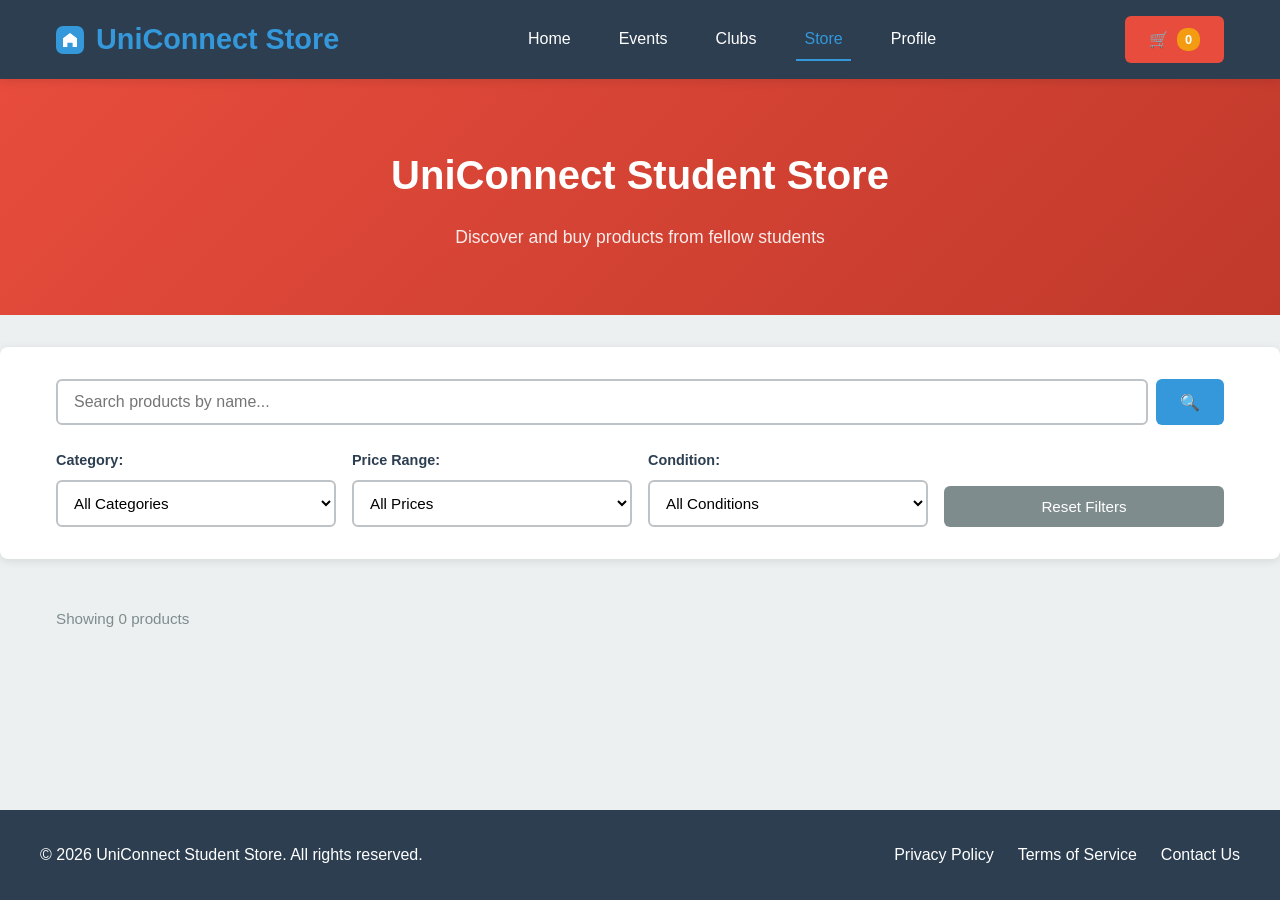
<file: UniConnect/Directorypage/directory.html>
<!DOCTYPE html>
<html lang="en">
<head>
    <meta charset="UTF-8">
    <meta name="viewport" content="width=device-width, initial-scale=1.0">
    <title>Student Store - UniConnect</title>
    <link rel="stylesheet" href="directory-styles.css">
</head>
<body>
    <!-- Header -->
    <header class="header">
        <div class="header-container">
            <div class="logo">
                <svg width="28" height="28" viewBox="0 0 32 32" fill="none" xmlns="http://www.w3.org/2000/svg">
                    <rect width="32" height="32" rx="8" fill="#3498db"/>
                    <path d="M16 8L8 14V24H13V19H19V24H24V14L16 8Z" fill="white"/>
                </svg>
                UniConnect Store
            </div>
            <nav class="nav-menu">
                <a href="../HOMEpage/index.php">Home</a>
                <a href="../Eventpage/events.html">Events</a>
                <a href="../Clubpage/clubs.html">Clubs</a>
                <a href="directory.html" class="active">Store</a>
                <a href="../Profilepage/index.html">Profile</a>
            </nav>
            <div class="cart-icon-wrapper">
                <button id="cartBtn" class="cart-btn">
                    🛒 <span id="cartCount" class="cart-count">0</span>
                </button>
            </div>
        </div>
    </header>

    <!-- Main Content -->
    <main class="main-content">
        <section class="store-hero">
            <div class="hero-content">
                <h1>UniConnect Student Store</h1>
                <p>Discover and buy products from fellow students</p>
            </div>
        </section>

        <!-- Search and Filter Section -->
        <section class="search-filter-section">
            <div class="container">
                <div class="search-bar">
                    <input 
                        type="text" 
                        id="searchInput" 
                        class="search-input" 
                        placeholder="Search products by name..."
                    >
                    <button class="search-btn">
                        <span>🔍</span>
                    </button>
                </div>

                <div class="filter-controls">
                    <div class="filter-group">
                        <label for="categoryFilter">Category:</label>
                        <select id="categoryFilter" class="filter-select">
                            <option value="all">All Categories</option>
                            <option value="books">Books & Notes</option>
                            <option value="electronics">Electronics</option>
                            <option value="clothing">Clothing</option>
                            <option value="accessories">Accessories</option>
                            <option value="food">Food & Snacks</option>
                            <option value="sports">Sports</option>
                        </select>
                    </div>

                    <div class="filter-group">
                        <label for="priceFilter">Price Range:</label>
                        <select id="priceFilter" class="filter-select">
                            <option value="all">All Prices</option>
                            <option value="0-500">Under Rs. 500</option>
                            <option value="500-1000">Rs. 500 - 1000</option>
                            <option value="1000-2000">Rs. 1000 - 2000</option>
                            <option value="2000+">Rs. 2000+</option>
                        </select>
                    </div>

                    <div class="filter-group">
                        <label for="conditionFilter">Condition:</label>
                        <select id="conditionFilter" class="filter-select">
                            <option value="all">All Conditions</option>
                            <option value="new">New</option>
                            <option value="like-new">Like New</option>
                            <option value="used">Used</option>
                        </select>
                    </div>

                    <button id="resetFilter" class="reset-btn">Reset Filters</button>
                </div>
            </div>
        </section>

        <!-- Results Count -->
        <section class="results-section">
            <div class="container">
                <p class="results-count">Showing <span id="resultsCount">0</span> products</p>
            </div>
        </section>

        <!-- Product Cards -->
        <section class="store-section">
            <div class="container">
                <div id="directoryGrid" class="directory-grid">
                    <!-- Products will be populated by JavaScript -->
                </div>
            </div>
        </section>

        <!-- No Results Message -->
        <section id="noResults" class="no-results" style="display: none;">
            <div class="container">
                <div class="no-results-content">
                    <h2>No products found</h2>
                    <p>Try adjusting your search or filters</p>
                </div>
            </div>
        </section>
    </main>

    <!-- Shopping Cart Modal -->
    <div id="cartModal" class="modal">
        <div class="modal-content">
            <div class="modal-header">
                <h2>Shopping Cart</h2>
                <button class="close-btn" onclick="closeCart()">&times;</button>
            </div>
            <div class="modal-body">
                <div id="cartItems" class="cart-items">
                    <!-- Cart items will be populated here -->
                </div>
                <div id="emptyCart" class="empty-cart" style="display: none;">
                    <p>Your cart is empty</p>
                </div>
            </div>
            <div class="modal-footer">
                <div class="cart-total">
                    <span>Total:</span>
                    <span id="cartTotal">Rs. 0</span>
                </div>
                <button class="checkout-btn" onclick="checkout()">Proceed to Checkout</button>
                <button class="close-modal-btn" onclick="closeCart()">Continue Shopping</button>
            </div>
        </div>
    </div>

    <!-- Footer -->
    <footer class="footer">
        <div class="footer-container">
            <p>&copy; 2026 UniConnect Student Store. All rights reserved.</p>
            <div class="footer-links">
                <a href="#">Privacy Policy</a>
                <a href="#">Terms of Service</a>
                <a href="#">Contact Us</a>
            </div>
        </div>
    </footer>

    <script src="directory-script.js"></script>
</body>
</html>
</file>
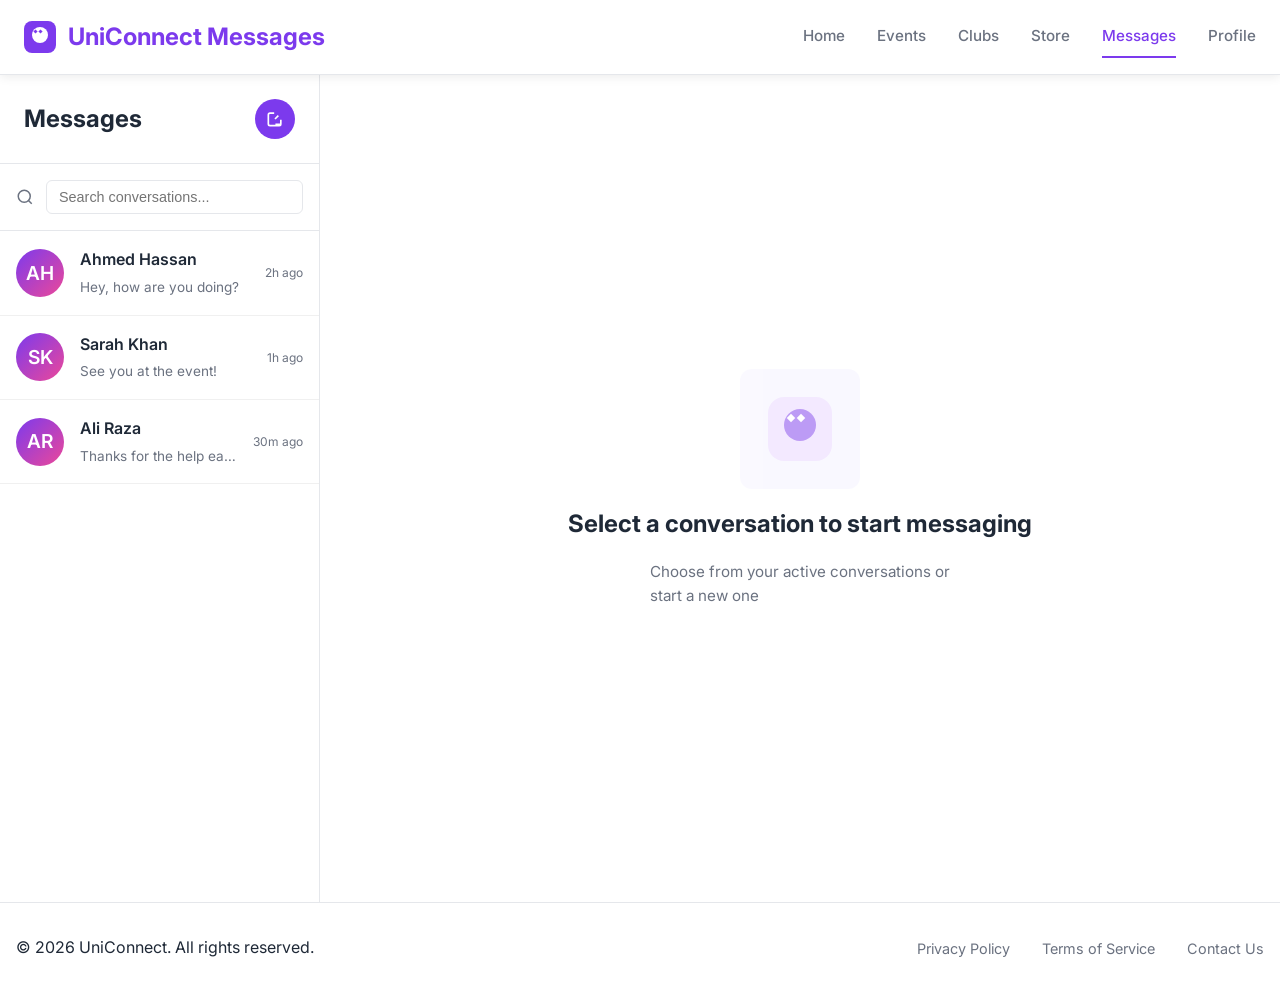
<file: UniConnect/Messagespage/messages.html>
<!DOCTYPE html>
<html lang="en">
<head>
    <meta charset="UTF-8">
    <meta name="viewport" content="width=device-width, initial-scale=1.0">
    <title>Messages - UniConnect</title>
    <link rel="stylesheet" href="messages-styles.css">
    <link rel="preconnect" href="https://fonts.googleapis.com">
    <link rel="preconnect" href="https://fonts.gstatic.com" crossorigin>
    <link href="https://fonts.googleapis.com/css2?family=Inter:wght@300;400;500;600;700&display=swap" rel="stylesheet">
</head>
<body>
    <!-- Header -->
    <header class="header">
        <div class="header-container">
            <div class="logo">
                <svg width="32" height="32" viewBox="0 0 32 32" fill="none" xmlns="http://www.w3.org/2000/svg">
                    <rect width="32" height="32" rx="8" fill="#7c3aed"/>
                    <circle cx="16" cy="14" r="8" fill="white"/>
                    <rect x="10" y="9" width="3" height="3" fill="#7c3aed" transform="rotate(45 11.5 10.5)"/>
                    <rect x="15" y="9" width="3" height="3" fill="#7c3aed" transform="rotate(45 16.5 10.5)"/>
                </svg>
                UniConnect Messages
            </div>
            <nav class="nav-menu">
                <a href="../HOMEpage/index.php">Home</a>
                <a href="../Eventpage/events.html">Events</a>
                <a href="../Clubpage/clubs.html">Clubs</a>
                <a href="../Directorypage/directory.html">Store</a>
                <a href="messages.html" class="active">Messages</a>
                <a href="../Profilepage/index.html">Profile</a>
            </nav>
        </div>
    </header>

    <!-- Main Container -->
    <div class="main-container">
        <!-- Conversations List -->
        <aside class="conversations-panel">
            <div class="panel-header">
                <h2>Messages</h2>
                <button class="new-message-btn" id="newMessageBtn">
                    <svg width="20" height="20" viewBox="0 0 24 24" fill="none" stroke="currentColor" stroke-width="2">
                        <path d="M11 5H6a2 2 0 0 0-2 2v11a2 2 0 0 0 2 2h11a2 2 0 0 0 2-2v-5m-1.5-9.5h0m-5 15h6"></path>
                        <polyline points="12 12 16 8"></polyline>
                    </svg>
                </button>
            </div>

            <div class="search-box">
                <svg width="18" height="18" viewBox="0 0 24 24" fill="none" stroke="currentColor" stroke-width="2">
                    <circle cx="11" cy="11" r="8"></circle>
                    <path d="m21 21-4.35-4.35"></path>
                </svg>
                <input type="text" id="searchInput" placeholder="Search conversations...">
            </div>

            <div class="conversations-list" id="conversationsList">
                <!-- Conversations will be populated by JavaScript -->
            </div>
        </aside>

        <!-- Messages Panel -->
        <div class="messages-panel">
            <!-- Empty State -->
            <div class="empty-state" id="emptyState">
                <div class="empty-state-icon">
                    <svg width="64" height="64" viewBox="0 0 32 32" fill="none" xmlns="http://www.w3.org/2000/svg">
                        <rect width="32" height="32" rx="8" fill="#e9d5ff"/>
                        <circle cx="16" cy="14" r="8" fill="#7c3aed"/>
                        <rect x="10" y="9" width="3" height="3" fill="white" transform="rotate(45 11.5 10.5)"/>
                        <rect x="15" y="9" width="3" height="3" fill="white" transform="rotate(45 16.5 10.5)"/>
                    </svg>
                </div>
                <h2>Select a conversation to start messaging</h2>
                <p>Choose from your active conversations or start a new one</p>
            </div>

            <!-- Chat Section -->
            <div class="chat-section" id="chatSection" style="display: none;">
                <!-- Chat Header -->
                <div class="chat-header" id="chatHeader">
                    <!-- Will be populated by JavaScript -->
                </div>

                <!-- Messages Container -->
                <div class="messages-container" id="messagesContainer">
                    <!-- Messages will be populated by JavaScript -->
                </div>

                <!-- Message Input -->
                <div class="message-input-area">
                    <input 
                        type="text" 
                        id="messageInput" 
                        class="message-input" 
                        placeholder="Type a message..."
                    >
                    <button class="send-btn" id="sendBtn">
                        <svg width="20" height="20" viewBox="0 0 24 24" fill="none" stroke="currentColor" stroke-width="2">
                            <line x1="22" y1="2" x2="11" y2="13"></line>
                            <polygon points="22 2 15 22 11 13 2 9 22 2"></polygon>
                        </svg>
                    </button>
                </div>
            </div>
        </div>
    </div>

    <!-- New Message Modal -->
    <div class="modal" id="newMessageModal">
        <div class="modal-content">
            <div class="modal-header">
                <h2>New Message</h2>
                <button class="modal-close" id="closeModalBtn">&times;</button>
            </div>
            <div class="modal-body">
                <input 
                    type="text" 
                    id="recipientInput" 
                    class="modal-input" 
                    placeholder="Search for a person..."
                >
                <div class="user-list" id="userList">
                    <!-- Users will be populated by JavaScript -->
                </div>
            </div>
        </div>
    </div>

    <!-- Footer -->
    <footer class="footer">
        <div class="footer-container">
            <p>&copy; 2026 UniConnect. All rights reserved.</p>
            <div class="footer-links">
                <a href="#">Privacy Policy</a>
                <a href="#">Terms of Service</a>
                <a href="#">Contact Us</a>
            </div>
        </div>
    </footer>

    <script src="messages-script.js"></script>
</body>
</html>
</file>
<file: UniConnect/Directorypage/directory-styles.css>
/* ===========================
   Universal Styles
   =========================== */
* {
    margin: 0;
    padding: 0;
    box-sizing: border-box;
}

html {
    height: 100%;
}

:root {
    --primary-color: #2c3e50;
    --secondary-color: #3498db;
    --accent-color: #e74c3c;
    --success-color: #27ae60;
    --light-bg: #ecf0f1;
    --white: #ffffff;
    --dark-text: #2c3e50;
    --gray-text: #7f8c8d;
    --border-color: #bdc3c7;
    --shadow: 0 2px 10px rgba(0, 0, 0, 0.1);
    --shadow-lg: 0 4px 20px rgba(0, 0, 0, 0.15);
    --warning-color: #f39c12;
}

body {
    font-family: 'Segoe UI', Tahoma, Geneva, Verdana, sans-serif;
    line-height: 1.6;
    color: var(--dark-text);
    background-color: var(--light-bg);
    display: flex;
    flex-direction: column;
    min-height: 100%;
}

a {
    text-decoration: none;
    color: inherit;
}

/* ===========================
   Header Styles
   =========================== */
.header {
    background-color: var(--primary-color);
    color: var(--white);
    padding: 1rem 0;
    position: sticky;
    top: 0;
    z-index: 1000;
    box-shadow: var(--shadow);
}

.header-container {
    max-width: 1200px;
    margin: 0 auto;
    padding: 0 1rem;
    display: flex;
    justify-content: space-between;
    align-items: center;
}

.logo {
    font-size: 1.8rem;
    font-weight: bold;
    color: var(--secondary-color);
    display: flex;
    align-items: center;
    gap: 0.75rem;
}

.logo svg {
    display: block;
    flex-shrink: 0;
}

.nav-menu {
    display: flex;
    gap: 2rem;
}

.nav-menu a {
    color: var(--white);
    transition: color 0.3s ease;
    padding: 0.5rem 0.5rem;
    border-bottom: 2px solid transparent;
}

.nav-menu a:hover,
.nav-menu a.active {
    color: var(--secondary-color);
    border-bottom-color: var(--secondary-color);
}

/* Cart Button */
.cart-icon-wrapper {
    position: relative;
}

.cart-btn {
    background-color: var(--accent-color);
    color: var(--white);
    border: none;
    padding: 0.75rem 1.5rem;
    border-radius: 6px;
    cursor: pointer;
    font-size: 1rem;
    transition: background-color 0.3s ease;
    display: flex;
    align-items: center;
    gap: 0.5rem;
    position: relative;
}

.cart-btn:hover {
    background-color: #c0392b;
}

.cart-count {
    background-color: var(--warning-color);
    color: var(--white);
    padding: 0.25rem 0.5rem;
    border-radius: 10px;
    font-size: 0.8rem;
    font-weight: bold;
    min-width: 20px;
    text-align: center;
}

/* ===========================
   Container
   =========================== */
.container {
    max-width: 1200px;
    margin: 0 auto;
    padding: 0 1rem;
}

/* ===========================
   Main Content (Sticky Footer)
   =========================== */
.main-content {
    flex: 1;
}

/* ===========================
   Hero Section
   =========================== */
.store-hero {
    background: linear-gradient(135deg, #e74c3c 0%, #c0392b 100%);
    color: var(--white);
    padding: 4rem 1rem;
    text-align: center;
    margin-bottom: 2rem;
}

.hero-content h1 {
    font-size: 2.5rem;
    margin-bottom: 1rem;
}

.hero-content p {
    font-size: 1.1rem;
    opacity: 0.9;
}

/* ===========================
   Search and Filter Section
   =========================== */
.search-filter-section {
    background-color: var(--white);
    padding: 2rem 1rem;
    margin-bottom: 2rem;
    border-radius: 8px;
    box-shadow: var(--shadow);
}

.search-bar {
    display: flex;
    gap: 0.5rem;
    margin-bottom: 1.5rem;
    max-width: 100%;
}

.search-input {
    flex: 1;
    padding: 0.75rem 1rem;
    border: 2px solid var(--border-color);
    border-radius: 6px;
    font-size: 1rem;
    transition: border-color 0.3s ease;
}

.search-input:focus {
    outline: none;
    border-color: var(--secondary-color);
    box-shadow: 0 0 0 2px rgba(52, 152, 219, 0.1);
}

.search-btn {
    padding: 0.75rem 1.5rem;
    background-color: var(--secondary-color);
    color: var(--white);
    border: none;
    border-radius: 6px;
    cursor: pointer;
    font-size: 1rem;
    transition: background-color 0.3s ease;
}

.search-btn:hover {
    background-color: #2980b9;
}

/* Filter Controls */
.filter-controls {
    display: grid;
    grid-template-columns: repeat(auto-fit, minmax(200px, 1fr));
    gap: 1rem;
    align-items: end;
}

.filter-group {
    display: flex;
    flex-direction: column;
    gap: 0.5rem;
}

.filter-group label {
    font-weight: 600;
    font-size: 0.9rem;
    color: var(--dark-text);
}

.filter-select {
    padding: 0.75rem;
    border: 2px solid var(--border-color);
    border-radius: 6px;
    font-size: 0.95rem;
    cursor: pointer;
    background-color: var(--white);
    transition: border-color 0.3s ease;
}

.filter-select:focus {
    outline: none;
    border-color: var(--secondary-color);
}

.reset-btn {
    padding: 0.75rem 1.5rem;
    background-color: var(--gray-text);
    color: var(--white);
    border: none;
    border-radius: 6px;
    cursor: pointer;
    font-size: 0.95rem;
    transition: background-color 0.3s ease;
}

.reset-btn:hover {
    background-color: #5d6d7b;
}

/* ===========================
   Results Count
   =========================== */
.results-section {
    padding: 1rem 1rem;
}

.results-count {
    color: var(--gray-text);
    font-size: 0.95rem;
}

/* ===========================
   Store Grid
   =========================== */
.store-section {
    margin-bottom: 3rem;
}

.directory-grid {
    display: grid;
    grid-template-columns: repeat(auto-fill, minmax(250px, 1fr));
    gap: 2rem;
    margin-bottom: 2rem;
}

/* ===========================
   Product Card
   =========================== */
.directory-card {
    background-color: var(--white);
    border-radius: 8px;
    overflow: hidden;
    box-shadow: var(--shadow);
    transition: all 0.3s ease;
    display: flex;
    flex-direction: column;
}

.directory-card:hover {
    transform: translateY(-8px);
    box-shadow: var(--shadow-lg);
}

.card-header {
    background: linear-gradient(135deg, #34495e 0%, #3498db 100%);
    color: var(--white);
    padding: 2rem 1rem;
    text-align: center;
    min-height: 180px;
    display: flex;
    flex-direction: column;
    justify-content: center;
    align-items: center;
    position: relative;
}

.product-image {
    width: 100%;
    height: 180px;
    object-fit: cover;
    background-color: var(--light-bg);
}

.price-badge {
    position: absolute;
    top: 1rem;
    right: 1rem;
    background-color: var(--accent-color);
    color: var(--white);
    padding: 0.5rem 1rem;
    border-radius: 4px;
    font-weight: bold;
    font-size: 1.1rem;
}

.condition-badge {
    position: absolute;
    bottom: 1rem;
    left: 1rem;
    background-color: var(--success-color);
    color: var(--white);
    padding: 0.25rem 0.75rem;
    border-radius: 4px;
    font-size: 0.8rem;
    font-weight: 600;
}

.condition-badge.like-new {
    background-color: var(--secondary-color);
}

.condition-badge.used {
    background-color: var(--warning-color);
}

.card-avatar {
    width: 60px;
    height: 60px;
    border-radius: 50%;
    background-color: rgba(255, 255, 255, 0.3);
    display: flex;
    align-items: center;
    justify-content: center;
    font-size: 1.8rem;
    margin-bottom: 0.5rem;
}

.card-title {
    font-size: 1.1rem;
    font-weight: 600;
    margin-bottom: 0.25rem;
}

.card-subtitle {
    font-size: 0.85rem;
    opacity: 0.9;
}

.card-body {
    padding: 1.5rem;
    flex-grow: 1;
    display: flex;
    flex-direction: column;
}

.card-info {
    margin-bottom: 0.8rem;
}

.info-label {
    font-size: 0.8rem;
    color: var(--gray-text);
    text-transform: uppercase;
    letter-spacing: 0.5px;
    margin-bottom: 0.25rem;
}

.info-value {
    font-size: 0.95rem;
    color: var(--dark-text);
    font-weight: 500;
}

.seller-info {
    padding: 0.8rem;
    background-color: var(--light-bg);
    border-radius: 4px;
    margin-bottom: 1rem;
    font-size: 0.9rem;
}

.seller-info strong {
    color: var(--secondary-color);
}

.card-description {
    font-size: 0.9rem;
    color: var(--gray-text);
    margin-bottom: 1rem;
    line-height: 1.4;
    flex-grow: 1;
}

.card-tags {
    display: flex;
    flex-wrap: wrap;
    gap: 0.5rem;
    margin-bottom: 1rem;
}

.tag {
    background-color: #ecf0f1;
    color: var(--primary-color);
    padding: 0.25rem 0.75rem;
    border-radius: 20px;
    font-size: 0.8rem;
    font-weight: 500;
}

.card-footer {
    display: flex;
    gap: 0.5rem;
    padding-top: 1rem;
    border-top: 1px solid var(--light-bg);
}

.btn-small {
    flex: 1;
    padding: 0.65rem;
    border: none;
    border-radius: 4px;
    cursor: pointer;
    font-size: 0.85rem;
    font-weight: 600;
    transition: all 0.3s ease;
    text-align: center;
}

.btn-primary {
    background-color: var(--accent-color);
    color: var(--white);
}

.btn-primary:hover {
    background-color: #c0392b;
}

.btn-secondary {
    background-color: transparent;
    color: var(--secondary-color);
    border: 1px solid var(--secondary-color);
}

.btn-secondary:hover {
    background-color: var(--secondary-color);
    color: var(--white);
}

/* ===========================
   No Results
   =========================== */
.no-results {
    padding: 4rem 1rem;
    text-align: center;
}

.no-results-content h2 {
    font-size: 1.8rem;
    color: var(--gray-text);
    margin-bottom: 0.5rem;
}

.no-results-content p {
    color: var(--gray-text);
    font-size: 1rem;
}

/* ===========================
   Shopping Cart Modal
   =========================== */
.modal {
    display: none;
    position: fixed;
    z-index: 2000;
    left: 0;
    top: 0;
    width: 100%;
    height: 100%;
    background-color: rgba(0, 0, 0, 0.5);
    animation: fadeIn 0.3s ease;
}

@keyframes fadeIn {
    from {
        opacity: 0;
    }
    to {
        opacity: 1;
    }
}

.modal.show {
    display: flex;
    align-items: center;
    justify-content: center;
}

.modal-content {
    background-color: var(--white);
    border-radius: 8px;
    width: 90%;
    max-width: 600px;
    max-height: 80vh;
    display: flex;
    flex-direction: column;
    overflow: hidden;
    animation: slideUp 0.3s ease;
}

@keyframes slideUp {
    from {
        transform: translateY(50px);
        opacity: 0;
    }
    to {
        transform: translateY(0);
        opacity: 1;
    }
}

.modal-header {
    background-color: var(--accent-color);
    color: var(--white);
    padding: 1.5rem;
    display: flex;
    justify-content: space-between;
    align-items: center;
}

.modal-header h2 {
    font-size: 1.5rem;
}

.close-btn {
    background: none;
    border: none;
    color: var(--white);
    font-size: 2rem;
    cursor: pointer;
    padding: 0;
    width: 40px;
    height: 40px;
    display: flex;
    align-items: center;
    justify-content: center;
}

.close-btn:hover {
    opacity: 0.8;
}

.modal-body {
    padding: 1.5rem;
    overflow-y: auto;
    flex-grow: 1;
}

.cart-items {
    display: flex;
    flex-direction: column;
    gap: 1rem;
}

.cart-item {
    display: flex;
    justify-content: space-between;
    align-items: center;
    padding: 1rem;
    background-color: var(--light-bg);
    border-radius: 6px;
    border-left: 4px solid var(--accent-color);
}

.cart-item-info {
    flex-grow: 1;
}

.cart-item-title {
    font-weight: 600;
    color: var(--dark-text);
    margin-bottom: 0.25rem;
}

.cart-item-price {
    color: var(--accent-color);
    font-weight: bold;
}

.cart-item-quantity {
    display: flex;
    align-items: center;
    gap: 0.5rem;
    margin: 0 1rem;
}

.quantity-btn {
    background-color: var(--secondary-color);
    color: var(--white);
    border: none;
    width: 25px;
    height: 25px;
    border-radius: 3px;
    cursor: pointer;
    font-weight: bold;
}

.quantity-btn:hover {
    background-color: #2980b9;
}

.remove-item-btn {
    background-color: var(--accent-color);
    color: var(--white);
    border: none;
    padding: 0.5rem 1rem;
    border-radius: 4px;
    cursor: pointer;
    font-size: 0.85rem;
}

.remove-item-btn:hover {
    background-color: #c0392b;
}

.empty-cart {
    text-align: center;
    padding: 3rem 1rem;
    color: var(--gray-text);
}

.modal-footer {
    background-color: var(--light-bg);
    padding: 1.5rem;
    border-top: 1px solid var(--border-color);
}

.cart-total {
    display: flex;
    justify-content: space-between;
    font-size: 1.2rem;
    font-weight: bold;
    margin-bottom: 1rem;
    color: var(--dark-text);
}

.cart-total span:last-child {
    color: var(--accent-color);
}

.checkout-btn {
    width: 100%;
    padding: 1rem;
    background-color: var(--success-color);
    color: var(--white);
    border: none;
    border-radius: 6px;
    cursor: pointer;
    font-size: 1rem;
    font-weight: bold;
    transition: background-color 0.3s ease;
    margin-bottom: 0.5rem;
}

.checkout-btn:hover {
    background-color: #229954;
}

.close-modal-btn {
    width: 100%;
    padding: 0.75rem;
    background-color: var(--gray-text);
    color: var(--white);
    border: none;
    border-radius: 6px;
    cursor: pointer;
    font-size: 0.95rem;
    transition: background-color 0.3s ease;
}

.close-modal-btn:hover {
    background-color: #5d6d7b;
}

/* ===========================
   Footer
   =========================== */
.footer {
    background-color: var(--primary-color);
    color: var(--white);
    padding: 2rem 1rem;
    margin-top: auto;
    width: 100%;
}

.footer-container {
    max-width: 1200px;
    margin: 0 auto;
    display: flex;
    justify-content: space-between;
    align-items: center;
    flex-wrap: wrap;
    gap: 1rem;
}

.footer-links {
    display: flex;
    gap: 1.5rem;
}

.footer-links a {
    color: var(--white);
    transition: color 0.3s ease;
}

.footer-links a:hover {
    color: var(--secondary-color);
}

/* ===========================
   Responsive Design
   =========================== */
@media (max-width: 768px) {
    .header-container {
        flex-direction: column;
        gap: 1rem;
    }

    .nav-menu {
        gap: 1rem;
        flex-wrap: wrap;
        justify-content: center;
    }

    .hero-content h1 {
        font-size: 2rem;
    }

    .filter-controls {
        grid-template-columns: 1fr;
    }

    .search-bar {
        flex-direction: column;
    }

    .directory-grid {
        grid-template-columns: repeat(auto-fill, minmax(200px, 1fr));
        gap: 1rem;
    }

    .footer-container {
        justify-content: center;
        text-align: center;
    }

    .modal-content {
        width: 95%;
        max-height: 90vh;
    }
}

@media (max-width: 480px) {
    .nav-menu {
        gap: 0.5rem;
        font-size: 0.85rem;
    }

    .hero-content h1 {
        font-size: 1.5rem;
    }

    .directory-grid {
        grid-template-columns: 1fr;
    }

    .card-header {
        padding: 1.5rem 1rem;
        min-height: 150px;
    }

    .card-title {
        font-size: 1rem;
    }

    .cart-item {
        flex-direction: column;
        align-items: flex-start;
        gap: 0.5rem;
    }

    .cart-item-quantity {
        margin: 0.5rem 0;
    }
}
</file>
<file: UniConnect/Messagespage/messages-styles.css>
/* ===========================
   Universal Styles
   =========================== */
* {
    margin: 0;
    padding: 0;
    box-sizing: border-box;
}

html {
    height: 100%;
}

:root {
    --primary-color: #2c3e50;
    --secondary-color: #7c3aed;
    --accent-color: #ec4899;
    --success-color: #10b981;
    --light-bg: #f5f3ff;
    --white: #ffffff;
    --dark-text: #1f2937;
    --gray-text: #6b7280;
    --border-color: #e5e7eb;
    --shadow: 0 2px 10px rgba(0, 0, 0, 0.08);
    --shadow-lg: 0 8px 24px rgba(0, 0, 0, 0.12);
}

body {
    font-family: 'Inter', sans-serif;
    line-height: 1.6;
    color: var(--dark-text);
    background-color: var(--light-bg);
    display: flex;
    flex-direction: column;
    min-height: 100%;
}

a {
    text-decoration: none;
    color: inherit;
}

/* ===========================
   Header Styles
   =========================== */
.header {
    background-color: var(--white);
    border-bottom: 1px solid var(--border-color);
    padding: 1rem 0;
    position: sticky;
    top: 0;
    z-index: 1000;
    box-shadow: var(--shadow);
}

.header-container {
    max-width: 1400px;
    margin: 0 auto;
    padding: 0 1.5rem;
    display: flex;
    justify-content: space-between;
    align-items: center;
}

.logo {
    font-size: 1.5rem;
    font-weight: 700;
    color: var(--secondary-color);
    display: flex;
    align-items: center;
    gap: 0.75rem;
}

.logo svg {
    display: block;
    flex-shrink: 0;
}

.nav-menu {
    display: flex;
    gap: 2rem;
}

.nav-menu a {
    color: var(--gray-text);
    font-size: 0.95rem;
    font-weight: 500;
    transition: color 0.3s ease;
    padding: 0.5rem 0;
    border-bottom: 2px solid transparent;
}

.nav-menu a:hover,
.nav-menu a.active {
    color: var(--secondary-color);
    border-bottom-color: var(--secondary-color);
}

/* ===========================
   Main Container
   =========================== */
.main-container {
    flex: 1;
    display: grid;
    grid-template-columns: 320px 1fr;
    max-width: 1400px;
    margin: 0 auto;
    width: 100%;
    gap: 0;
    background-color: var(--white);
}

/* ===========================
   Conversations Panel
   =========================== */
.conversations-panel {
    border-right: 1px solid var(--border-color);
    display: flex;
    flex-direction: column;
    height: calc(100vh - 73px);
    background-color: var(--white);
}

.panel-header {
    padding: 1.5rem;
    display: flex;
    justify-content: space-between;
    align-items: center;
    border-bottom: 1px solid var(--border-color);
}

.panel-header h2 {
    font-size: 1.5rem;
    color: var(--dark-text);
}

.new-message-btn {
    background-color: var(--secondary-color);
    color: var(--white);
    border: none;
    width: 40px;
    height: 40px;
    border-radius: 50%;
    cursor: pointer;
    display: flex;
    align-items: center;
    justify-content: center;
    transition: all 0.3s ease;
    flex-shrink: 0;
}

.new-message-btn:hover {
    background-color: #6d28d9;
    transform: scale(1.1);
}

.search-box {
    padding: 1rem 1rem;
    display: flex;
    align-items: center;
    gap: 0.75rem;
    border-bottom: 1px solid var(--border-color);
}

.search-box svg {
    color: var(--gray-text);
    flex-shrink: 0;
}

.search-box input {
    flex: 1;
    border: 1px solid var(--border-color);
    padding: 0.5rem 0.75rem;
    border-radius: 6px;
    font-size: 0.9rem;
    transition: border-color 0.3s ease;
}

.search-box input:focus {
    outline: none;
    border-color: var(--secondary-color);
    background-color: var(--light-bg);
}

.conversations-list {
    flex: 1;
    overflow-y: auto;
    padding: 0;
}

.conversation-item {
    display: flex;
    align-items: center;
    gap: 1rem;
    padding: 1rem 1rem;
    border-bottom: 1px solid #f0f0f0;
    cursor: pointer;
    transition: all 0.3s ease;
    background-color: var(--white);
}

.conversation-item:hover {
    background-color: var(--light-bg);
}

.conversation-item.active {
    background-color: #ede9fe;
    border-left: 4px solid var(--secondary-color);
    padding-left: calc(1rem - 4px);
}

.conversation-avatar {
    width: 48px;
    height: 48px;
    border-radius: 50%;
    background: linear-gradient(135deg, var(--secondary-color), #ec4899);
    color: var(--white);
    display: flex;
    align-items: center;
    justify-content: center;
    font-weight: 600;
    flex-shrink: 0;
    font-size: 1.2rem;
}

.conversation-info {
    flex: 1;
    min-width: 0;
}

.conversation-name {
    font-weight: 600;
    color: var(--dark-text);
    margin-bottom: 0.25rem;
}

.conversation-preview {
    font-size: 0.85rem;
    color: var(--gray-text);
    white-space: nowrap;
    overflow: hidden;
    text-overflow: ellipsis;
}

.conversation-time {
    font-size: 0.75rem;
    color: var(--gray-text);
    flex-shrink: 0;
}

/* ===========================
   Messages Panel
   =========================== */
.messages-panel {
    display: flex;
    flex-direction: column;
    height: calc(100vh - 73px);
    background-color: var(--white);
}

.empty-state {
    flex: 1;
    display: flex;
    flex-direction: column;
    align-items: center;
    justify-content: center;
    gap: 1rem;
    color: var(--gray-text);
    padding: 2rem;
}

.empty-state-icon {
    display: flex;
    align-items: center;
    justify-content: center;
    width: 120px;
    height: 120px;
    background-color: var(--light-bg);
    border-radius: 12px;
    opacity: 0.5;
}

.empty-state h2 {
    color: var(--dark-text);
    font-size: 1.5rem;
}

.empty-state p {
    font-size: 0.95rem;
    max-width: 300px;
}

/* ===========================
   Chat Section
   =========================== */
.chat-section {
    display: flex;
    flex-direction: column;
    height: 100%;
}

.chat-header {
    padding: 1.5rem;
    border-bottom: 1px solid var(--border-color);
    display: flex;
    align-items: center;
    gap: 1rem;
}

.chat-user-avatar {
    width: 48px;
    height: 48px;
    border-radius: 50%;
    background: linear-gradient(135deg, var(--secondary-color), #ec4899);
    color: var(--white);
    display: flex;
    align-items: center;
    justify-content: center;
    font-weight: 600;
    font-size: 1.2rem;
}

.chat-user-info h3 {
    font-size: 1.1rem;
    color: var(--dark-text);
    margin-bottom: 0.25rem;
}

.chat-user-status {
    font-size: 0.85rem;
    color: var(--success-color);
}

.messages-container {
    flex: 1;
    overflow-y: auto;
    padding: 1.5rem;
    display: flex;
    flex-direction: column;
    gap: 1rem;
}

.message {
    display: flex;
    gap: 0.75rem;
    align-items: flex-end;
}

.message.own {
    justify-content: flex-end;
}

.message-avatar {
    width: 32px;
    height: 32px;
    border-radius: 50%;
    background: linear-gradient(135deg, #ec4899, #f472b6);
    color: var(--white);
    display: flex;
    align-items: center;
    justify-content: center;
    font-size: 0.9rem;
    flex-shrink: 0;
}

.message.own .message-avatar {
    display: none;
}

.message-content {
    max-width: 60%;
    display: flex;
    flex-direction: column;
    gap: 0.25rem;
}

.message.own .message-content {
    align-items: flex-end;
}

.message-text {
    padding: 0.75rem 1rem;
    border-radius: 12px;
    background-color: var(--light-bg);
    color: var(--dark-text);
    word-wrap: break-word;
    line-height: 1.4;
}

.message.own .message-text {
    background-color: var(--secondary-color);
    color: var(--white);
}

.message-time {
    font-size: 0.75rem;
    color: var(--gray-text);
    padding: 0 1rem;
}

/* ===========================
   Message Input Area
   =========================== */
.message-input-area {
    padding: 1.5rem;
    border-top: 1px solid var(--border-color);
    display: flex;
    gap: 0.75rem;
    align-items: flex-end;
}

.message-input {
    flex: 1;
    padding: 0.75rem 1rem;
    border: 1px solid var(--border-color);
    border-radius: 24px;
    font-size: 0.95rem;
    font-family: 'Inter', sans-serif;
    transition: border-color 0.3s ease;
    resize: none;
    max-height: 100px;
}

.message-input:focus {
    outline: none;
    border-color: var(--secondary-color);
    background-color: var(--light-bg);
}

.send-btn {
    width: 40px;
    height: 40px;
    border-radius: 50%;
    background-color: var(--secondary-color);
    color: var(--white);
    border: none;
    cursor: pointer;
    display: flex;
    align-items: center;
    justify-content: center;
    transition: all 0.3s ease;
    flex-shrink: 0;
}

.send-btn:hover {
    background-color: #6d28d9;
    transform: scale(1.1);
}

.send-btn:active {
    transform: scale(0.95);
}

/* ===========================
   Modal
   =========================== */
.modal {
    display: none;
    position: fixed;
    z-index: 2000;
    left: 0;
    top: 0;
    width: 100%;
    height: 100%;
    background-color: rgba(0, 0, 0, 0.5);
    align-items: center;
    justify-content: center;
}

.modal.show {
    display: flex;
}

.modal-content {
    background-color: var(--white);
    border-radius: 12px;
    width: 90%;
    max-width: 500px;
    max-height: 80vh;
    display: flex;
    flex-direction: column;
    box-shadow: var(--shadow-lg);
    animation: slideUp 0.3s ease;
}

@keyframes slideUp {
    from {
        transform: translateY(30px);
        opacity: 0;
    }
    to {
        transform: translateY(0);
        opacity: 1;
    }
}

.modal-header {
    padding: 1.5rem;
    border-bottom: 1px solid var(--border-color);
    display: flex;
    justify-content: space-between;
    align-items: center;
}

.modal-header h2 {
    font-size: 1.3rem;
    color: var(--dark-text);
}

.modal-close {
    background: none;
    border: none;
    font-size: 1.8rem;
    cursor: pointer;
    color: var(--gray-text);
    transition: color 0.3s ease;
}

.modal-close:hover {
    color: var(--dark-text);
}

.modal-body {
    padding: 1.5rem;
    flex: 1;
    overflow-y: auto;
}

.modal-input {
    width: 100%;
    padding: 0.75rem 1rem;
    border: 1px solid var(--border-color);
    border-radius: 8px;
    font-size: 0.95rem;
    margin-bottom: 1rem;
    font-family: 'Inter', sans-serif;
    transition: border-color 0.3s ease;
}

.modal-input:focus {
    outline: none;
    border-color: var(--secondary-color);
    background-color: var(--light-bg);
}

.user-list {
    display: flex;
    flex-direction: column;
    gap: 0.5rem;
}

.user-item {
    padding: 1rem;
    border: 1px solid var(--border-color);
    border-radius: 8px;
    cursor: pointer;
    display: flex;
    align-items: center;
    gap: 1rem;
    transition: all 0.3s ease;
}

.user-item:hover {
    background-color: var(--light-bg);
    border-color: var(--secondary-color);
}

.user-avatar {
    width: 40px;
    height: 40px;
    border-radius: 50%;
    background: linear-gradient(135deg, var(--secondary-color), #ec4899);
    color: var(--white);
    display: flex;
    align-items: center;
    justify-content: center;
    font-weight: 600;
    flex-shrink: 0;
}

.user-name {
    font-weight: 600;
    color: var(--dark-text);
}

/* ===========================
   Footer
   =========================== */
.footer {
    background-color: var(--white);
    border-top: 1px solid var(--border-color);
    padding: 2rem 1rem;
    margin-top: auto;
}

.footer-container {
    max-width: 1400px;
    margin: 0 auto;
    display: flex;
    justify-content: space-between;
    align-items: center;
    flex-wrap: wrap;
    gap: 1rem;
}

.footer-links {
    display: flex;
    gap: 2rem;
}

.footer-links a {
    color: var(--gray-text);
    font-size: 0.9rem;
    transition: color 0.3s ease;
}

.footer-links a:hover {
    color: var(--secondary-color);
}

/* ===========================
   Scrollbar Styling
   =========================== */
::-webkit-scrollbar {
    width: 6px;
}

::-webkit-scrollbar-track {
    background: transparent;
}

::-webkit-scrollbar-thumb {
    background: #d1d5db;
    border-radius: 3px;
}

::-webkit-scrollbar-thumb:hover {
    background: #9ca3af;
}

/* ===========================
   Responsive Design
   =========================== */
@media (max-width: 768px) {
    .main-container {
        grid-template-columns: 1fr;
    }

    .conversations-panel {
        position: absolute;
        left: 0;
        top: 73px;
        z-index: 999;
        width: 100%;
        height: auto;
        max-height: 60vh;
        border-bottom: 1px solid var(--border-color);
        border-right: none;
    }

    .conversations-panel.hidden {
        display: none;
    }

    .messages-panel {
        margin-top: 0;
    }

    .nav-menu {
        gap: 0.5rem;
        font-size: 0.85rem;
    }

    .message-content {
        max-width: 80%;
    }

    .modal-content {
        width: 95%;
    }
}

@media (max-width: 480px) {
    .logo {
        font-size: 1.2rem;
    }

    .header-container {
        padding: 0 1rem;
    }

    .nav-menu {
        gap: 0.25rem;
        font-size: 0.75rem;
    }

    .nav-menu a {
        padding: 0.25rem;
    }

    .panel-header {
        padding: 1rem;
    }

    .panel-header h2 {
        font-size: 1.2rem;
    }

    .conversation-item {
        padding: 0.75rem;
    }

    .conversation-preview {
        font-size: 0.8rem;
    }

    .chat-header {
        padding: 1rem;
    }

    .messages-container {
        padding: 1rem;
        gap: 0.75rem;
    }

    .message-content {
        max-width: 85%;
    }

    .message-input-area {
        padding: 1rem;
    }

    .footer-container {
        flex-direction: column;
        text-align: center;
    }
}
</file>
